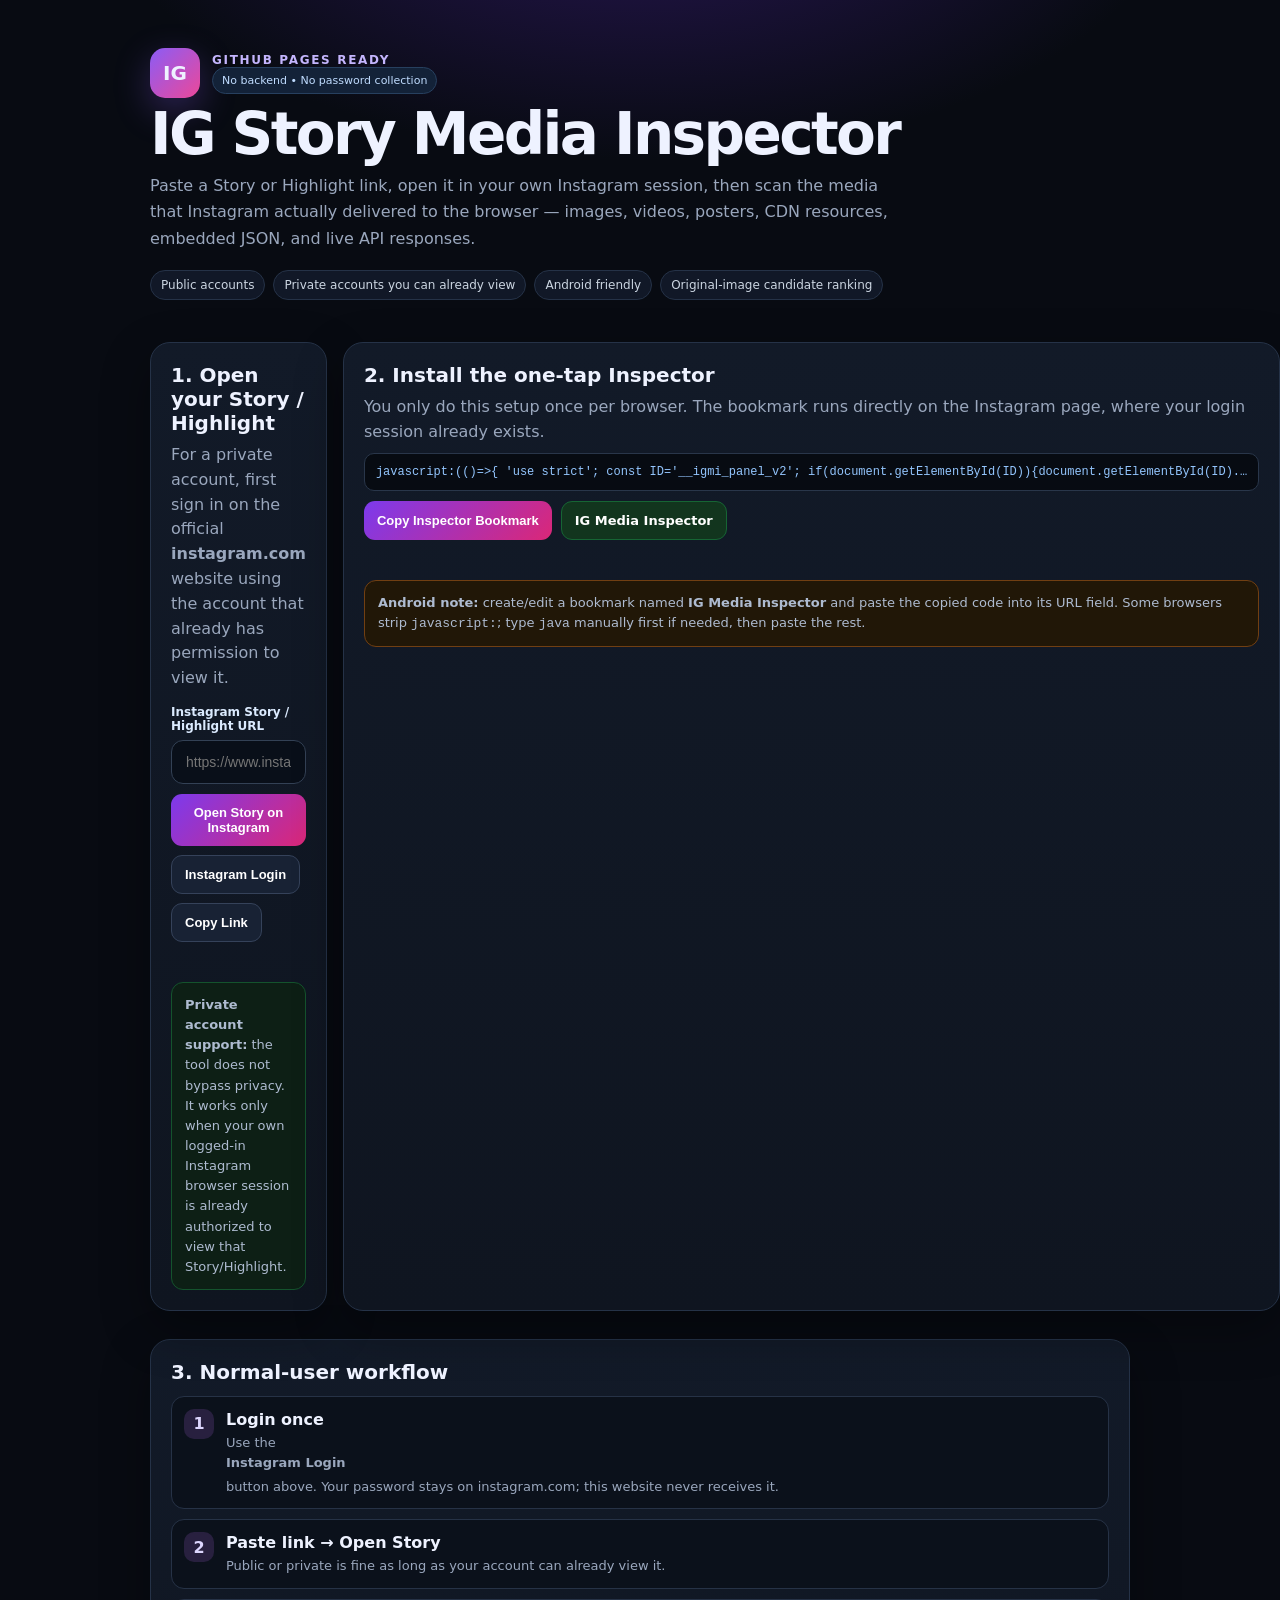
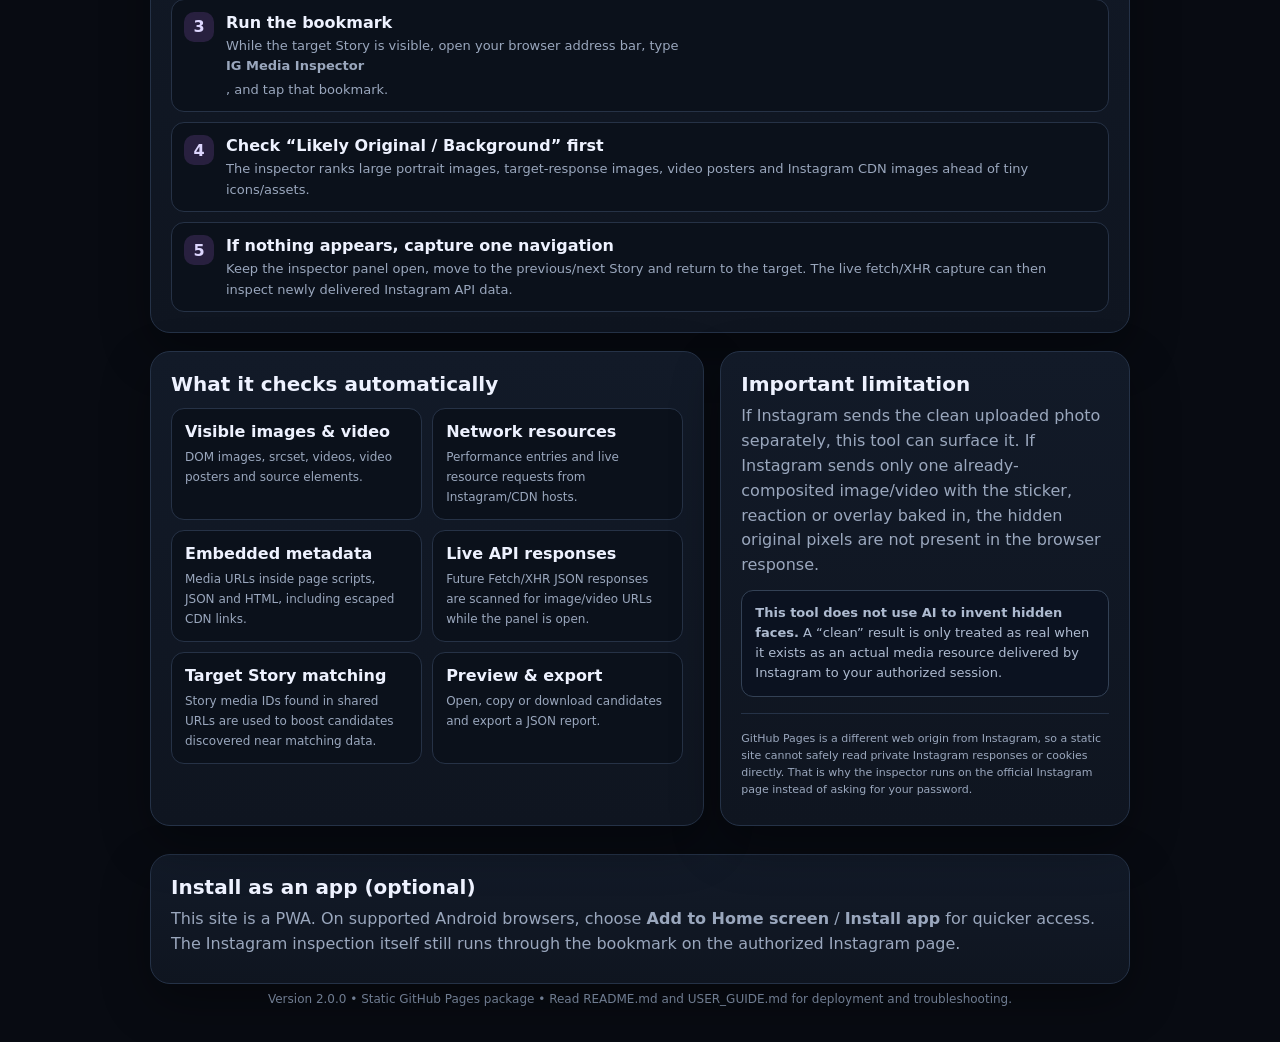
<file: index.html>
<!doctype html>
<html lang="en">
<head>
  <meta charset="utf-8">
  <meta name="viewport" content="width=device-width,initial-scale=1,viewport-fit=cover">
  <meta name="theme-color" content="#101622">
  <meta name="description" content="A privacy-respecting Instagram Story/Highlight media inspector that works with media already available to your logged-in browser session.">
  <title>IG Story Media Inspector</title>
  <link rel="manifest" href="manifest.webmanifest">
  <link rel="icon" href="assets/icon-192.png">
  <link rel="stylesheet" href="styles.css">
</head>
<body>
  <main class="wrap">
    <section class="hero">
      <div class="brand"><div class="logo">IG</div><div><div class="eyebrow">GitHub Pages Ready</div><div class="pill">No backend • No password collection</div></div></div>
      <h1>IG Story Media Inspector</h1>
      <p class="lead">Paste a Story or Highlight link, open it in your own Instagram session, then scan the media that Instagram actually delivered to the browser — images, videos, posters, CDN resources, embedded JSON, and live API responses.</p>
      <div class="badgebar"><span class="badge">Public accounts</span><span class="badge">Private accounts you can already view</span><span class="badge">Android friendly</span><span class="badge">Original-image candidate ranking</span></div>
    </section>

    <section class="grid">
      <div class="card">
        <h2>1. Open your Story / Highlight</h2>
        <p>For a private account, first sign in on the official <b>instagram.com</b> website using the account that already has permission to view it.</p>
        <label class="label" for="storyUrl">Instagram Story / Highlight URL</label>
        <input id="storyUrl" class="input" inputmode="url" autocomplete="off" placeholder="https://www.instagram.com/stories/... or /s/...">
        <div class="row">
          <button id="openStory" class="btn primary">Open Story on Instagram</button>
          <button id="openLogin" class="btn">Instagram Login</button>
          <button id="copyStory" class="btn">Copy Link</button>
        </div>
        <div id="urlStatus" class="status"></div>
        <div class="note ok"><b>Private account support:</b> the tool does not bypass privacy. It works only when your own logged-in Instagram browser session is already authorized to view that Story/Highlight.</div>
      </div>

      <div class="card">
        <h2>2. Install the one-tap Inspector</h2>
        <p>You only do this setup once per browser. The bookmark runs directly on the Instagram page, where your login session already exists.</p>
        <div class="code" id="bookmarkletPreview">Loading inspector…</div>
        <div class="row">
          <button id="copyBookmarklet" class="btn primary">Copy Inspector Bookmark</button>
          <a id="bookmarkletLink" class="btn good" href="#">IG Media Inspector</a>
        </div>
        <div id="bookmarkStatus" class="status"></div>
        <div class="note warn"><b>Android note:</b> create/edit a bookmark named <b>IG Media Inspector</b> and paste the copied code into its URL field. Some browsers strip <code>javascript:</code>; type <code>java</code> manually first if needed, then paste the rest.</div>
      </div>
    </section>

    <section class="card">
      <h2>3. Normal-user workflow</h2>
      <div class="steps">
        <div class="step"><div class="num">1</div><div><b>Login once</b><span>Use the <b>Instagram Login</b> button above. Your password stays on instagram.com; this website never receives it.</span></div></div>
        <div class="step"><div class="num">2</div><div><b>Paste link → Open Story</b><span>Public or private is fine as long as your account can already view it.</span></div></div>
        <div class="step"><div class="num">3</div><div><b>Run the bookmark</b><span>While the target Story is visible, open your browser address bar, type <b>IG Media Inspector</b>, and tap that bookmark.</span></div></div>
        <div class="step"><div class="num">4</div><div><b>Check “Likely Original / Background” first</b><span>The inspector ranks large portrait images, target-response images, video posters and Instagram CDN images ahead of tiny icons/assets.</span></div></div>
        <div class="step"><div class="num">5</div><div><b>If nothing appears, capture one navigation</b><span>Keep the inspector panel open, move to the previous/next Story and return to the target. The live fetch/XHR capture can then inspect newly delivered Instagram API data.</span></div></div>
      </div>
    </section>

    <section class="grid">
      <div class="card">
        <h2>What it checks automatically</h2>
        <div class="featuregrid">
          <div class="feature"><b>Visible images & video</b><span>DOM images, srcset, videos, video posters and source elements.</span></div>
          <div class="feature"><b>Network resources</b><span>Performance entries and live resource requests from Instagram/CDN hosts.</span></div>
          <div class="feature"><b>Embedded metadata</b><span>Media URLs inside page scripts, JSON and HTML, including escaped CDN links.</span></div>
          <div class="feature"><b>Live API responses</b><span>Future Fetch/XHR JSON responses are scanned for image/video URLs while the panel is open.</span></div>
          <div class="feature"><b>Target Story matching</b><span>Story media IDs found in shared URLs are used to boost candidates discovered near matching data.</span></div>
          <div class="feature"><b>Preview & export</b><span>Open, copy or download candidates and export a JSON report.</span></div>
        </div>
      </div>

      <div class="card">
        <h2>Important limitation</h2>
        <p>If Instagram sends the clean uploaded photo separately, this tool can surface it. If Instagram sends only one already-composited image/video with the sticker, reaction or overlay baked in, the hidden original pixels are not present in the browser response.</p>
        <div class="note"><b>This tool does not use AI to invent hidden faces.</b> A “clean” result is only treated as real when it exists as an actual media resource delivered by Instagram to your authorized session.</div>
        <div class="divider"></div>
        <p class="tiny">GitHub Pages is a different web origin from Instagram, so a static site cannot safely read private Instagram responses or cookies directly. That is why the inspector runs on the official Instagram page instead of asking for your password.</p>
      </div>
    </section>

    <section class="card">
      <h2>Install as an app (optional)</h2>
      <p>This site is a PWA. On supported Android browsers, choose <b>Add to Home screen</b> / <b>Install app</b> for quicker access. The Instagram inspection itself still runs through the bookmark on the authorized Instagram page.</p>
      <button id="installPwa" class="btn hidden">Install App</button>
    </section>

    <footer class="footer">Version <span id="version">2.0.0</span> • Static GitHub Pages package • Read README.md and USER_GUIDE.md for deployment and troubleshooting.</footer>
  </main>
  <script src="app.js"></script>
</body>
</html>
</file>
<file: styles.css>
:root{color-scheme:dark;--bg:#080b12;--panel:#101622;--panel2:#151d2b;--text:#eef2ff;--muted:#9aa7bd;--line:#253247;--accent:#8b5cf6;--accent2:#ec4899;--ok:#22c55e;--warn:#f59e0b;--danger:#ef4444}
*{box-sizing:border-box}html{scroll-behavior:smooth}body{margin:0;background:radial-gradient(900px 500px at 50% -150px,#2b175b 0,transparent 62%),var(--bg);color:var(--text);font-family:Inter,system-ui,-apple-system,Segoe UI,Roboto,Arial,sans-serif}.wrap{width:min(980px,calc(100% - 28px));margin:auto}.hero{padding:48px 0 24px}.brand{display:flex;gap:12px;align-items:center}.logo{width:50px;height:50px;border-radius:15px;display:grid;place-items:center;background:linear-gradient(135deg,var(--accent),var(--accent2));box-shadow:0 12px 36px #8b5cf64d;font-weight:900;font-size:20px}.eyebrow{font-size:12px;color:#c4b5fd;font-weight:800;letter-spacing:.14em;text-transform:uppercase}h1{margin:8px 0 10px;font-size:clamp(32px,7vw,58px);line-height:.98;letter-spacing:-.045em}.lead{max-width:760px;color:var(--muted);font-size:16px;line-height:1.65;margin:0}.badgebar{display:flex;gap:8px;flex-wrap:wrap;margin-top:18px}.badge{font-size:12px;padding:7px 10px;border:1px solid var(--line);border-radius:999px;background:#111827;color:#cbd5e1}.grid{display:grid;grid-template-columns:1.15fr .85fr;gap:16px;margin:18px 0 28px}@media(max-width:800px){.grid{grid-template-columns:1fr}.hero{padding-top:30px}}.card{background:linear-gradient(180deg,#121a28,#0f1520);border:1px solid var(--line);border-radius:20px;padding:20px;box-shadow:0 18px 50px #0005}.card h2{margin:0 0 8px;font-size:20px}.card p{margin:7px 0;color:var(--muted);line-height:1.55}.label{display:block;font-size:12px;font-weight:800;color:#dbeafe;margin:14px 0 7px}.input{width:100%;border:1px solid #334155;background:#090f19;color:#fff;border-radius:12px;padding:13px 14px;font-size:14px;outline:none}.input:focus{border-color:#7c3aed;box-shadow:0 0 0 3px #7c3aed2b}.row{display:flex;gap:9px;flex-wrap:wrap;margin-top:10px}.btn{appearance:none;border:1px solid #35425a;background:#182234;color:#fff;border-radius:11px;padding:11px 13px;font-weight:800;font-size:13px;cursor:pointer;text-decoration:none;display:inline-flex;align-items:center;justify-content:center;gap:7px}.btn:hover{filter:brightness(1.08)}.btn.primary{border:0;background:linear-gradient(135deg,#7c3aed,#db2777)}.btn.good{border-color:#166534;background:#12351e}.btn:disabled{opacity:.45;cursor:not-allowed}.status{margin-top:10px;min-height:18px;font-size:12px;color:#cbd5e1}.note{border:1px solid #334155;background:#0b1220;border-radius:12px;padding:12px 13px;color:#aebbd0;font-size:13px;line-height:1.55;margin-top:12px}.note.ok{border-color:#14532d;background:#0d1f15}.note.warn{border-color:#713f12;background:#211707}.steps{display:grid;gap:10px;margin-top:12px}.step{display:flex;gap:12px;align-items:flex-start;padding:12px;border:1px solid #263246;border-radius:13px;background:#0b111b}.num{flex:0 0 30px;height:30px;border-radius:10px;display:grid;place-items:center;background:#28203f;color:#ddd6fe;font-weight:900}.step b{display:block;margin:1px 0 3px}.step span{color:var(--muted);font-size:13px;line-height:1.5}.code{font:12px ui-monospace,SFMono-Regular,Menlo,Consolas,monospace;white-space:nowrap;overflow:hidden;text-overflow:ellipsis;padding:11px;border:1px solid #29364a;border-radius:10px;background:#070b12;color:#93c5fd;margin-top:8px}.featuregrid{display:grid;grid-template-columns:repeat(2,minmax(0,1fr));gap:10px;margin-top:12px}@media(max-width:600px){.featuregrid{grid-template-columns:1fr}}.feature{padding:13px;border-radius:13px;background:#0b111b;border:1px solid #263246}.feature b{display:block;margin-bottom:5px}.feature span{color:var(--muted);font-size:12px;line-height:1.5}.footer{padding:8px 0 36px;color:#6f7c91;font-size:12px;text-align:center}.tiny{font-size:11px!important}.divider{height:1px;background:var(--line);margin:16px 0}.pill{display:inline-flex;align-items:center;gap:6px;font-size:11px;padding:6px 9px;border-radius:999px;background:#132238;border:1px solid #27405f;color:#bfdbfe}.hidden{display:none!important}
</file>
